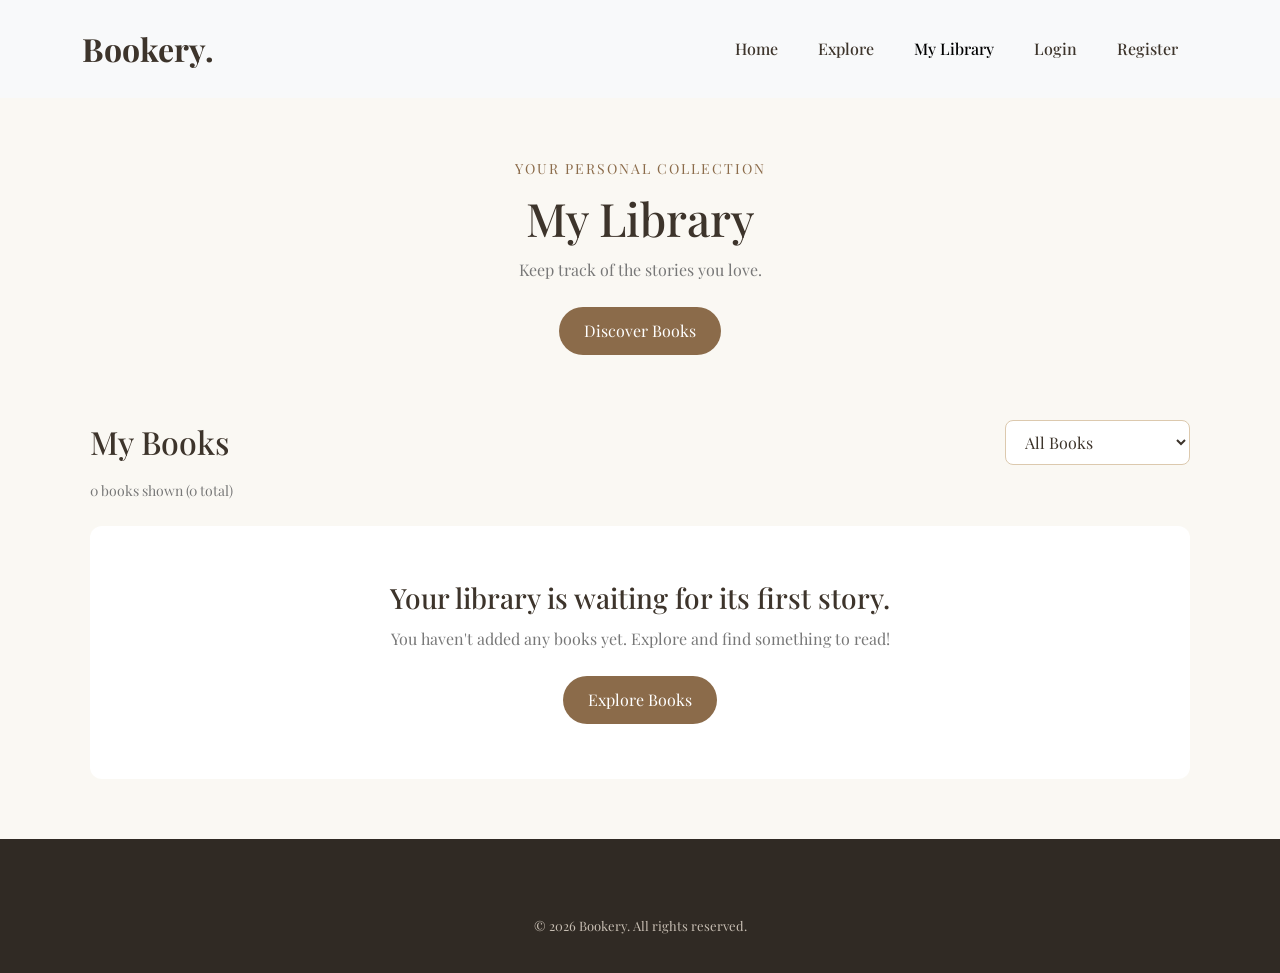
<file: webpages/library.html>
<!DOCTYPE html>
<html lang="en">
<head>
    <meta charset="UTF-8">
    <meta name="viewport" content="width=device-width, initial-scale=1.0">
    <title>My Library - Bookery</title>

    <link href="https://cdn.jsdelivr.net/npm/bootstrap@5.3.3/dist/css/bootstrap.min.css" rel="stylesheet">

    <link href="https://fonts.googleapis.com/css2?family=DM+Sans:wght@400;500;600;700&family=Playfair+Display:wght@500;600;700&display=swap" rel="stylesheet">
    <link rel="shortcut icon" href="../bookery logo.jpg" type="image/x-icon">
    <link rel="stylesheet" href="../css/style.css">
    <link rel="stylesheet" href="../css/library.css">
</head>
<body>

    <nav class="navbar navbar-expand-lg navbar-light bg-light">
        <div class="container">
            <a class="navbar-brand" href="../index.html">Bookery.</a>

            <div class="navbar-nav ms-auto">
                <a class="nav-link" href="../index.html">Home</a>
                <a class="nav-link" href="explore.html">Explore</a>
                <a class="nav-link active" href="library.html">My Library</a>
                <a class="nav-link" href="login.html">Login</a>
                <a class="nav-link" href="register.html">Register</a>
            </div>
        </div>
    </nav>

    <main class="library-section">

        <div class="library-header">
            <p class="library-subtitle">YOUR PERSONAL COLLECTION</p>
            <h1>My Library</h1>
            <p>Keep track of the stories you love.</p>

            <a href="explore.html" class="explore-button">
                Discover Books
            </a>
        </div>

        <section class="library-content">

            <div class="library-toolbar">
                <h2>My Books</h2>

                <select id="statusFilter" aria-label="Filter books by reading status">
                    <option value="all">All Books</option>
                    <option value="Want to Read">Want to Read</option>
                    <option value="Currently Reading">Currently Reading</option>
                    <option value="Finished">Finished</option>
                </select>
            </div>

            <p id="bookCount">0 books in your library</p>

            <div id="libraryBooks" class="library-grid"></div>

            <div id="emptyLibrary" class="empty-library">
                <h3>Your library is waiting for its first story.</h3>
                <p>You haven't added any books yet. Explore and find something to read!</p>
                <a href="explore.html" class="explore-button">
                    Explore Books
                </a>
            </div>

        </section>
    </main>

    <footer class="footer">
        <p class="copyright">
            © 2026 Bookery. All rights reserved.
        </p>
    </footer>

    <script src="../js/library.js"></script>
</body>
</html>
</file>
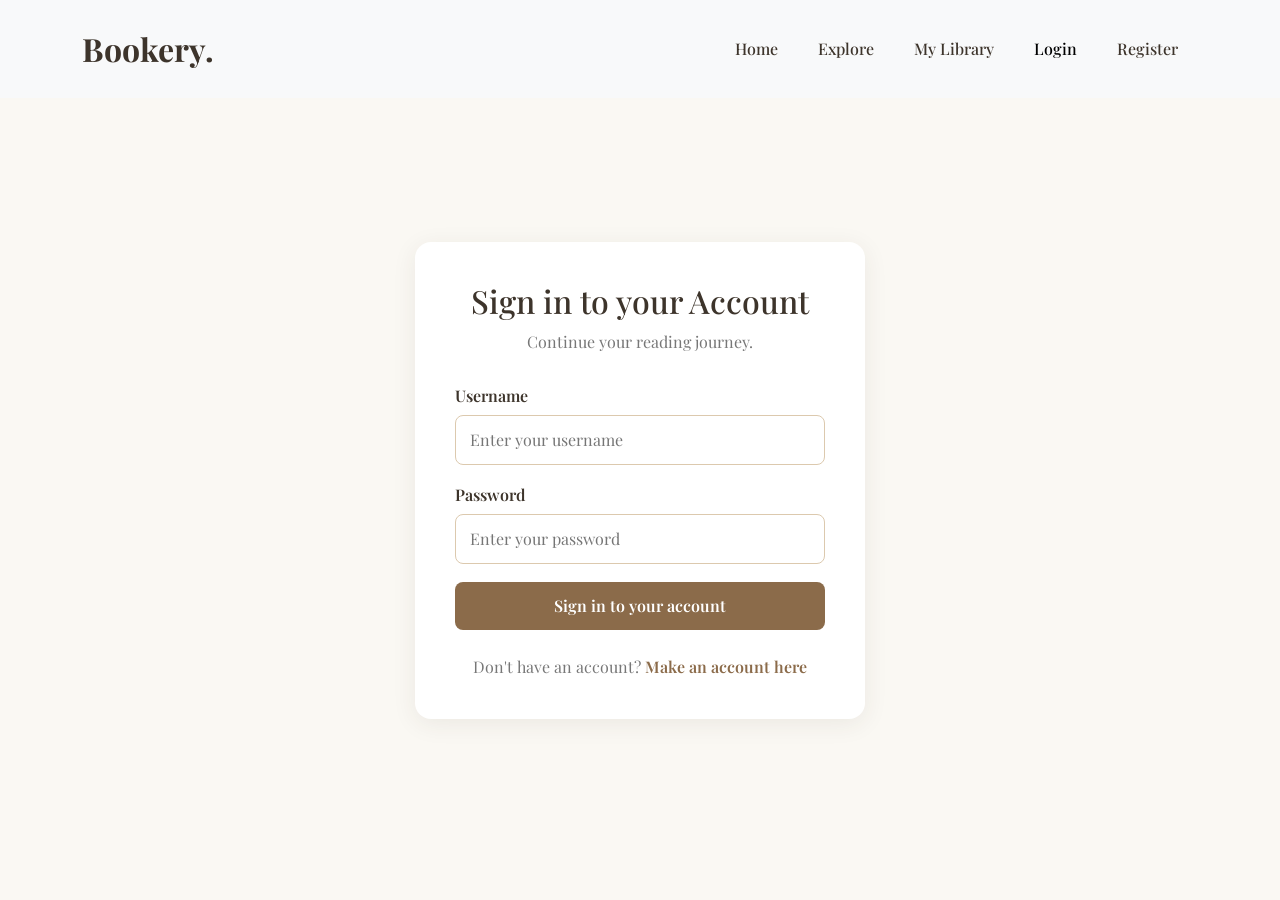
<file: webpages/login.html>
<!DOCTYPE html>
<html lang="en">
<head>
    <meta charset="UTF-8">
    <meta name="viewport" content="width=device-width, initial-scale=1.0">
    <title>Login - Bookery</title>

    <link href="https://cdn.jsdelivr.net/npm/bootstrap@5.3.3/dist/css/bootstrap.min.css" rel="stylesheet">

    <link href="https://fonts.googleapis.com/css2?family=DM+Sans:wght@400;500;600;700&family=Playfair+Display:wght@500;600;700&display=swap" rel="stylesheet">

    <link rel="shortcut icon" href="../bookery logo.jpg" type="image/x-icon">
    <link rel="stylesheet" href="../css/style.css">
    <link rel="stylesheet" href="../css/login.css">
</head>

<body>

    <!-- NAVBAR -->
    <nav class="navbar navbar-expand-lg navbar-light bg-light">
        <div class="container">
            <a class="navbar-brand" href="../index.html">Bookery.</a>

            <div class="navbar-nav ms-auto">
                <a class="nav-link" href="../index.html">Home</a>
                <a class="nav-link" href="explore.html">Explore</a>
                <a class="nav-link" href="library.html">My Library</a>
                <a class="nav-link active" href="login.html">Login</a>
                <a class="nav-link" href="register.html">Register</a>
            </div>
        </div>
    </nav>

    <!-- LOGIN SECTION -->
    <main class="login-section">
        <div class="login-card">

            <h1>Sign in to your Account</h1>

            <p class="register-description">
                Continue your reading journey.
            </p>

            <form id="loginForm">

                <div class="form-group">
                    <label for="username">Username</label>
                    <input
                        type="text"
                        id="username"
                        name="username"
                        placeholder="Enter your username"
                        required>
                </div>

                <div class="form-group">
                    <label for="password">Password</label>
                    <input
                        type="password"
                        id="password"
                        name="password"
                        placeholder="Enter your password"
                        required>
                </div>

                <p id="loginMessage" role="status"></p>

                <button type="submit" class="login-button">
                    Sign in to your account
                </button>

            </form>

            <p class="login-link">
                Don't have an account?
                <a href="register.html">Make an account here</a>
            </p>

        </div>
    </main>

    <script src="../js/login.js"></script>
</body>
</html>
</file>
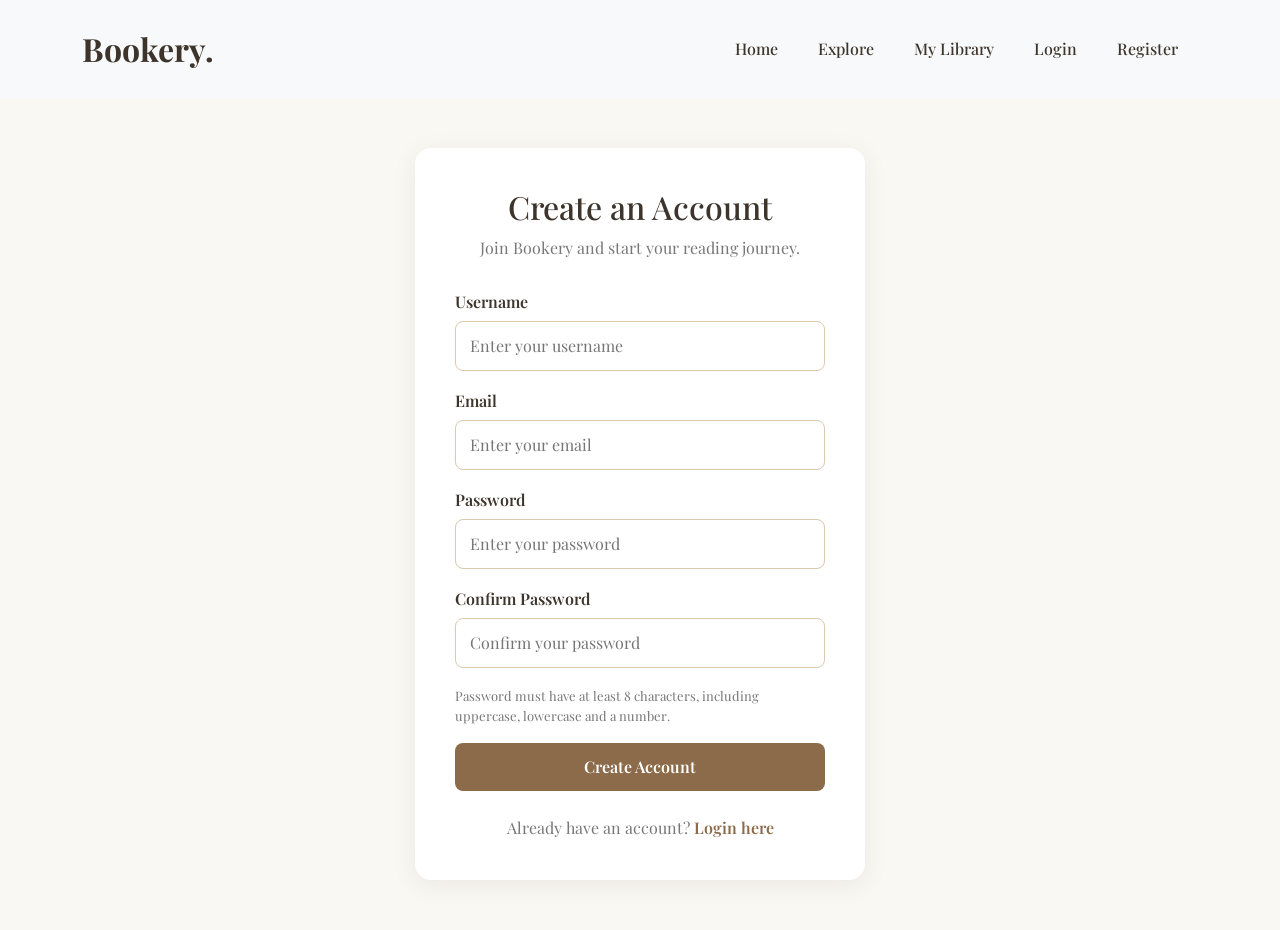
<file: webpages/register.html>
<!DOCTYPE html>
<html lang="en">

<head>
    <meta charset="UTF-8">
    <meta name="viewport" content="width=device-width, initial-scale=1.0">
    <title>Register - Bookery</title>

    <link href="https://cdn.jsdelivr.net/npm/bootstrap@5.3.3/dist/css/bootstrap.min.css" rel="stylesheet">

    <link
        href="https://fonts.googleapis.com/css2?family=DM+Sans:wght@400;500;600;700&family=Playfair+Display:wght@500;600;700&display=swap"
        rel="stylesheet">
    <link rel="shortcut icon" href="../bookery logo.jpg" type="image/x-icon">
    <link rel="stylesheet" href="../css/style.css">
    <link rel="stylesheet" href="../css/register.css">
</head>

<body>

    <nav class="navbar navbar-expand-lg navbar-light bg-light">
        <div class="container">
            <a class="navbar-brand" href="../index.html">Bookery.</a>

            <div class="navbar-nav ms-auto">
                <a class="nav-link" href="../index.html">Home</a>
                <a class="nav-link" href="../webpages/explore.html">Explore</a>
                <a class="nav-link" href="library.html">My Library</a>
                <a class="nav-link" href="../webpages/login.html">Login</a>
                <a class="nav-link" href="../webpages/register.html">Register</a>
            </div>
        </div>
    </nav>

    <main class="register-section">
        <div class="register-card">

            <h1>Create an Account</h1>
            <p class="register-description">
                Join Bookery and start your reading journey.
            </p>

            <form id="registerForm">

                <div class="form-group">
                    <label for="username">Username</label>
                    <input type="text" id="username" name="username" placeholder="Enter your username" required>
                </div>

                <div class="form-group">
                    <label for="email">Email</label>
                    <input type="email" id="email" name="email" placeholder="Enter your email" required>
                </div>

                <div class="form-group">
                    <label for="password">Password</label>
                    <input type="password" id="password" name="password" placeholder="Enter your password" required>
                </div>

                <div class="form-group">
                    <label for="confirmPassword">Confirm Password</label>
                    <input type="password" id="confirmPassword" name="confirmPassword"
                        placeholder="Confirm your password" required>
                </div>

                <p class="password-hint">
                    Password must have at least 8 characters,
                    including uppercase, lowercase and a number.
                </p>

                <p id="registerMessage" role="status"></p>

                <button type="submit" class="register-button">
                    Create Account
                </button>

            </form>

            <p class="login-link">
                Already have an account?
                <a href="login.html">Login here</a>
            </p>

        </div>
    </main>

    <script src="../js/register.js"></script>
</body>

</html>
</file>
<file: css/style.css>
* {
    margin: 0;
    padding: 0;
    box-sizing: border-box;
}

body {
    font-family: 'DM Sans', sans-serif;
    background-color: #FAF8F3;
    color: #3D342B;
}

a {
    text-decoration: none;
}

:root {
    --primary: #8B6B4A;
    --secondary: #DCC9AE;
    --background: #FAF8F3;
    --text: #3D342B;
    --light: #FFFFFF;
}

.section-padding {
    padding: 80px 0;
}

.navbar {
    background-color: var(--background);
    padding: 20px 0;
}

.logo {
    font-family: 'Playfair Display', serif;
    font-size: 30px;
    font-weight: 700;
    color: var(--text);
}

.logo span {
    color: var(--primary);
}

.nav-link {
    color: var(--text);
    font-weight: 500;
    margin: 0 12px;
    transition: 0.3s;
}

.nav-link:hover,
.nav-link.active {
    color: var(--primary);
}

.nav-buttons {
    display: flex;
    gap: 12px;
}

.btn-login {
    color: var(--primary);
    border: 1px solid var(--primary);
    border-radius: 25px;
    padding: 9px 22px;
}

.btn-login:hover {
    background-color: var(--primary);
    color: white;
}

.btn-register {
    background-color: var(--primary);
    color: white;
    border-radius: 25px;
    padding: 10px 22px;
    transition: 0.3s;
}

.btn-register:hover {
    background-color: #705337;
    color: white;
}

.hero {
    padding: 80px 0;
    background-color: #F1EADF;
}

.hero-content {
    padding-right: 40px;
}

.hero-label {
    color: var(--primary);
    font-size: 13px;
    font-weight: 700;
    letter-spacing: 2px;
}

.hero h1 {
    font-family: 'Playfair Display', serif;
    font-size: 55px;
    font-weight: 700;
    line-height: 1.2;
    margin: 20px 0;
}

.hero h1 span {
    display: block;
    color: var(--primary);
}

.hero-content p {
    color: #776D62;
    font-size: 16px;
    line-height: 1.8;
    margin-bottom: 25px;
}

.hero-image img {
    width: 100%;
    height: 420px;
    object-fit: cover;
    border-radius: 15px;
}

.search-box {
    display: flex;
    background-color: white;
    padding: 7px;
    border-radius: 35px;
    max-width: 480px;
    box-shadow: 0 5px 20px rgba(0,0,0,0.05);
}

.search-box input {
    flex: 1;
    min-width: 0;
    border: none;
    outline: none;
    padding: 12px 18px;
    background: transparent;
    font-family: inherit;
}

.search-box button {
    border: none;
    background-color: var(--primary);
    color: white;
    padding: 12px 25px;
    border-radius: 30px;
    cursor: pointer;
}

.search-box button:hover {
    background-color: #705337;
}

.hero-links {
    display: flex;
    gap: 25px;
    margin-top: 25px;
}

.hero-links a {
    color: var(--primary);
    font-weight: 600;
}

.hero-links a:hover {
    text-decoration: underline;
}

.section-heading {
    text-align: center;
    margin-bottom: 45px;
}

.section-heading span,
.about-content > span {
    color: var(--primary);
    font-size: 13px;
    font-weight: 700;
    letter-spacing: 2px;
}

.section-heading h2 {
    font-family: 'Playfair Display', serif;
    font-size: 36px;
    margin: 12px 0;
    font-weight: 700;
}

.section-heading p {
    color: #82786D;
}
 
.category-grid {
    display: grid;
    grid-template-columns: repeat(6, 1fr);
    gap: 20px;
}

.category-card {
    background-color: white;
    border-radius: 12px;
    padding: 30px 15px;
    text-align: center;
    color: var(--text);
    border: 1px solid #EAE2D7;
    transition: 0.3s;
}

.category-card:hover {
    transform: translateY(-7px);
    background-color: #F1EADF;
    border-color: var(--secondary);
}

.category-icon {
    font-size: 32px;
    margin-bottom: 12px;
}

.category-card h5 {
    font-size: 16px;
    font-weight: 600;
    margin: 0;
}


/* ==============================
   6. FEATURED BOOKS
============================== */

.featured {
    background-color: #F1EADF;
}

.book-grid {
    display: grid;
    grid-template-columns: repeat(4, 1fr);
    gap: 25px;
}

.book-card {
    background-color: white;
    border-radius: 12px;
    overflow: hidden;
    transition: 0.3s;
    box-shadow: 0 4px 15px rgba(0,0,0,0.04);
}

.book-card:hover {
    transform: translateY(-8px);
    box-shadow: 0 10px 25px rgba(0,0,0,0.1);
}

.book-card img {
    width: 100%;
    height: 280px;
    object-fit: contain;
    background-color: #FFFFFF;
    padding: 15px;
}

.book-info {
    padding: 18px;
}

.book-info h5 {
    font-family: 'Playfair Display', serif;
    font-size: 18px;
    font-weight: 700;
}

.book-info p {
    color: #82786D;
    font-size: 14px;
    margin: 0;
}

.btn-explore {
    background-color: var(--primary);
    color: white;
    border-radius: 25px;
    padding: 12px 28px;
}

.btn-explore:hover {
    background-color: #705337;
    color: white;
}

.about {
    text-align: center;
}

.about-content {
    max-width: 700px;
    margin: auto;
}

.about-content h2 {
    font-family: 'Playfair Display', serif;
    font-size: 42px;
    font-weight: 700;
    margin: 20px 0;
}

.about-content h2 span {
    color: var(--primary);
}

.about-content p {
    color: #82786D;
    line-height: 1.9;
    margin-bottom: 30px;
}


/* ==============================
   8. FOOTER
============================== */

.footer {
    background-color: #302A24;
    color: white;
    padding: 55px 0 20px;
}

.footer .logo {
    color: white;
}

.footer p {
    color: #C6BDB2;
    line-height: 1.8;
}

.footer h5 {
    font-weight: 700;
    margin-bottom: 20px;
}

.footer a {
    display: block;
    color: #C6BDB2;
    margin-bottom: 12px;
    transition: 0.3s;
}

.footer a:hover {
    color: white;
}

.footer hr {
    border-color: #776D62;
    margin-top: 35px;
}

.footer .copyright {
    text-align: center;
    font-size: 13px;
    margin-top: 20px;
}

@media (max-width: 991px) {

    .hero {
        padding: 60px 0;
    }

    .hero h1 {
        font-size: 42px;
    }

    .hero-image {
        margin-top: 40px;
    }

    .category-grid {
        grid-template-columns: repeat(3, 1fr);
    }

    .book-grid {
        grid-template-columns: repeat(2, 1fr);
    }

    .nav-buttons {
        margin-top: 15px;
    }
}

@media (max-width: 576px) {

    .section-padding {
        padding: 55px 0;
    }

    .hero h1 {
        font-size: 36px;
    }

    .hero-content {
        padding-right: 12px;
    }

    .hero-image img {
        height: 260px;
    }

    .hero-links {
        flex-wrap: wrap;
        gap: 15px;
    }

    .section-heading h2 {
        font-size: 28px;
    }

    .category-grid {
        grid-template-columns: repeat(2, 1fr);
        gap: 12px;
    }

    .category-card {
        padding: 22px 10px;
    }

    .book-grid {
        grid-template-columns: repeat(2, 1fr);
        gap: 12px;
    }

    .book-card img {
        height: 190px;
    }

    .book-info {
        padding: 12px;
    }

    .book-info h5 {
        font-size: 15px;
    }

    .about-content h2 {
        font-size: 32px;
    }

    .nav-buttons {
        padding-bottom: 10px;
    }

    .footer .col-md-3,
    .footer .col-md-4 {
        margin-top: 25px;
    }
}

#exploreResults {
    margin-top: 30px;
}

#exploreResults .book-card {
    background: #FFFFFF;
    padding: 15px;
    border-radius: 10px;
    text-align: center;
    box-shadow: 0 2px 8px rgba(0, 0, 0, 0.08);
}

#exploreResults .book-card img {
    width: 100%;
    height: 250px;
    object-fit: contain;
    margin-bottom: 15px;
}

#exploreResults .book-info h5 {
    font-size: 17px;
    margin-bottom: 8px;
}

#exploreResults .book-info p {
    color: #777;
    min-height: 24px;
}

#exploreResults .book-info a {
    margin-top: 10px;
}

body {
    font-family: 'Playfair Display', serif;
}

button,
input,
select,
textarea {
    font-family: 'Playfair Display', serif;
}

.navbar-brand {
    font-family: 'Playfair Display', serif;
    font-size: 32px;
    font-weight: 700;
    color: #3D342B;
}

.add-library-button {
    display: block;
    width: 100%;
    margin-top: 10px;
    padding: 10px;
    border: none;
    border-radius: 8px;
    background-color: #8B6B4A;
    color: #FFFFFF;
    font-family: 'Playfair Display', serif;
    cursor: pointer;
    transition: 0.2s;
}

.add-library-button:hover {
    background-color: #705337;
}

.add-library-button:disabled {
    background-color: #A99A88;
    cursor: not-allowed;
}
</file>
<file: css/library.css>
.library-section {
    min-height: 75vh;
    padding: 60px 7%;
    background-color: #FAF8F3;
}

.library-header {
    text-align: center;
    margin-bottom: 65px;
}

.library-subtitle {
    color: #8B6B4A;
    font-size: 14px;
    letter-spacing: 2px;
    margin-bottom: 12px;
}

.library-header h1 {
    font-family: 'Playfair Display', serif;
    font-size: 46px;
    color: #3D342B;
    margin-bottom: 12px;
}

.library-header p:not(.library-subtitle) {
    color: #777;
    margin-bottom: 25px;
}

.explore-button {
    display: inline-block;
    padding: 12px 25px;
    background-color: #8B6B4A;
    color: white;
    text-decoration: none;
    border-radius: 30px;
    transition: 0.2s;
}

.explore-button:hover {
    background-color: #705337;
    color: white;
}

.library-content {
    max-width: 1200px;
    margin: auto;
}

.library-toolbar {
    display: flex;
    justify-content: space-between;
    align-items: center;
    gap: 15px;
    margin-bottom: 15px;
}

.library-toolbar h2 {
    font-family: 'Playfair Display', serif;
    color: #3D342B;
    margin: 0;
}

.library-toolbar select {
    padding: 10px 15px;
    border: 1px solid #DCC9AE;
    border-radius: 8px;
    background-color: white;
    color: #3D342B;
}

#bookCount {
    color: #777;
    font-size: 14px;
    margin-bottom: 25px;
}

.library-grid {
    display: grid;
    grid-template-columns: repeat(4, 1fr);
    gap: 25px;
}

.library-card {
    background-color: white;
    padding: 18px;
    border-radius: 12px;
    box-shadow: 0 3px 12px rgba(61, 52, 43, 0.07);
}

.library-card img {
    width: 100%;
    height: 240px;
    object-fit: contain;
    margin-bottom: 15px;
}

.library-card h3 {
    font-family: 'Playfair Display', serif;
    font-size: 18px;
    color: #3D342B;
    margin-bottom: 8px;
}

.library-card .book-author {
    color: #777;
    font-size: 14px;
    min-height: 35px;
}

.library-card label {
    display: block;
    font-size: 13px;
    font-weight: 600;
    margin: 12px 0 6px;
}

.library-card select {
    width: 100%;
    padding: 9px;
    border: 1px solid #DCC9AE;
    border-radius: 7px;
    background-color: white;
}

.remove-book {
    width: 100%;
    margin-top: 12px;
    padding: 9px;
    border: 1px solid #C77B70;
    border-radius: 7px;
    background: white;
    color: #B34D43;
    transition: 0.2s;
}

.remove-book:hover {
    background-color: #B34D43;
    color: white;
}

.empty-library {
    text-align: center;
    padding: 55px 20px;
    background-color: white;
    border-radius: 12px;
}

.empty-library h3 {
    font-family: 'Playfair Display', serif;
    color: #3D342B;
    margin-bottom: 12px;
}

.empty-library p {
    color: #777;
    margin-bottom: 25px;
}

.hidden {
    display: none;
}

@media (max-width: 991px) {
    .library-grid {
        grid-template-columns: repeat(2, 1fr);
    }
}

@media (max-width: 576px) {
    .library-section {
        padding: 40px 20px;
    }

    .library-header h1 {
        font-size: 34px;
    }

    .library-toolbar {
        align-items: flex-start;
        flex-direction: column;
    }

    .library-grid {
        grid-template-columns: 1fr;
    }
}
</file>
<file: css/login.css>
.register-section {
    min-height: 85vh;
    display: flex;
    justify-content: center;
    align-items: center;
    padding: 50px 20px;
    background-color: #FAF8F3;
}

.register-card {
    width: 100%;
    max-width: 450px;
    padding: 40px;
    background-color: #FFFFFF;
    border-radius: 16px;
    box-shadow: 0 5px 25px rgba(61, 52, 43, 0.08);
}

.register-card h1 {
    font-family: 'Playfair Display', serif;
    font-size: 32px;
    color: #3D342B;
    text-align: center;
    margin-bottom: 10px;
}

.register-description {
    text-align: center;
    color: #777;
    margin-bottom: 30px;
}

.form-group {
    display: flex;
    flex-direction: column;
    margin-bottom: 18px;
}

.form-group label {
    font-weight: 600;
    color: #3D342B;
    margin-bottom: 7px;
}

.form-group input {
    width: 100%;
    padding: 12px 14px;
    border: 1px solid #DCC9AE;
    border-radius: 8px;
    outline: none;
    font-family: 'DM Sans', sans-serif;
    transition: 0.2s;
}

.form-group input:focus {
    border-color: #8B6B4A;
    box-shadow: 0 0 0 3px rgba(139, 107, 74, 0.12);
}

.password-hint {
    font-size: 13px;
    color: #777;
    margin-bottom: 18px;
}

.register-button {
    width: 100%;
    padding: 12px;
    border: none;
    border-radius: 8px;
    background-color: #8B6B4A;
    color: white;
    font-weight: 600;
    transition: 0.2s;
}

.register-button:hover {
    background-color: #705337;
}

#registerMessage {
    font-size: 14px;
    text-align: center;
    margin-bottom: 12px;
}

#registerMessage.success {
    color: #287A45;
}

#registerMessage.error {
    color: #C0392B;
}

.login-link {
    text-align: center;
    margin-top: 25px;
    margin-bottom: 0;
    color: #777;
}

.login-link a {
    color: #8B6B4A;
    font-weight: 600;
    text-decoration: none;
}

.login-link a:hover {
    text-decoration: underline;
}

@media (max-width: 576px) {
    .register-card {
        padding: 28px 20px;
    }

    .register-card h1 {
        font-size: 27px;
    }
}

.form-group input,
.register-button {
    font-family: 'Playfair Display', serif;
}

.login-section {
    min-height: 85vh;
    display: flex;
    justify-content: center;
    align-items: center;
    padding: 50px 20px;
    background-color: #FAF8F3;
}

.login-card {
    width: 100%;
    max-width: 450px;
    padding: 40px;
    background-color: #FFFFFF;
    border-radius: 16px;
    box-shadow: 0 5px 25px rgba(61, 52, 43, 0.08);
}

.login-card h1 {
    font-family: 'Playfair Display', serif;
    font-size: 32px;
    color: #3D342B;
    text-align: center;
    margin-bottom: 10px;
}

.login-button {
    width: 100%;
    padding: 12px;
    border: none;
    border-radius: 8px;
    background-color: #8B6B4A;
    color: white;
    font-weight: 600;
    font-family: 'Playfair Display', serif;
    transition: 0.2s;
}

.login-button:hover {
    background-color: #705337;
}

#loginMessage {
    text-align: center;
    font-size: 14px;
    margin-bottom: 12px;
}

#loginMessage.success {
    color: #287A45;
}

#loginMessage.error {
    color: #C0392B;
}

@media (max-width: 576px) {
    .login-card {
        padding: 28px 20px;
    }

    .login-card h1 {
        font-size: 27px;
    }
}
</file>
<file: css/register.css>
.register-section {
    min-height: 85vh;
    display: flex;
    justify-content: center;
    align-items: center;
    padding: 50px 20px;
    background-color: #FAF8F3;
}

.register-card {
    width: 100%;
    max-width: 450px;
    padding: 40px;
    background-color: #FFFFFF;
    border-radius: 16px;
    box-shadow: 0 5px 25px rgba(61, 52, 43, 0.08);
}

.register-card h1 {
    font-family: 'Playfair Display', serif;
    font-size: 32px;
    color: #3D342B;
    text-align: center;
    margin-bottom: 10px;
}

.register-description {
    text-align: center;
    color: #777;
    margin-bottom: 30px;
}

.form-group {
    display: flex;
    flex-direction: column;
    margin-bottom: 18px;
}

.form-group label {
    font-weight: 600;
    color: #3D342B;
    margin-bottom: 7px;
}

.form-group input {
    width: 100%;
    padding: 12px 14px;
    border: 1px solid #DCC9AE;
    border-radius: 8px;
    outline: none;
    font-family: 'DM Sans', sans-serif;
    transition: 0.2s;
}

.form-group input:focus {
    border-color: #8B6B4A;
    box-shadow: 0 0 0 3px rgba(139, 107, 74, 0.12);
}

.password-hint {
    font-size: 13px;
    color: #777;
    margin-bottom: 18px;
}

.register-button {
    width: 100%;
    padding: 12px;
    border: none;
    border-radius: 8px;
    background-color: #8B6B4A;
    color: white;
    font-weight: 600;
    transition: 0.2s;
}

.register-button:hover {
    background-color: #705337;
}

#registerMessage {
    font-size: 14px;
    text-align: center;
    margin-bottom: 12px;
}

#registerMessage.success {
    color: #287A45;
}

#registerMessage.error {
    color: #C0392B;
}

.login-link {
    text-align: center;
    margin-top: 25px;
    margin-bottom: 0;
    color: #777;
}

.login-link a {
    color: #8B6B4A;
    font-weight: 600;
    text-decoration: none;
}

.login-link a:hover {
    text-decoration: underline;
}

@media (max-width: 576px) {
    .register-card {
        padding: 28px 20px;
    }

    .register-card h1 {
        font-size: 27px;
    }
}

.form-group input,
.register-button {
    font-family: 'Playfair Display', serif;
}
</file>
